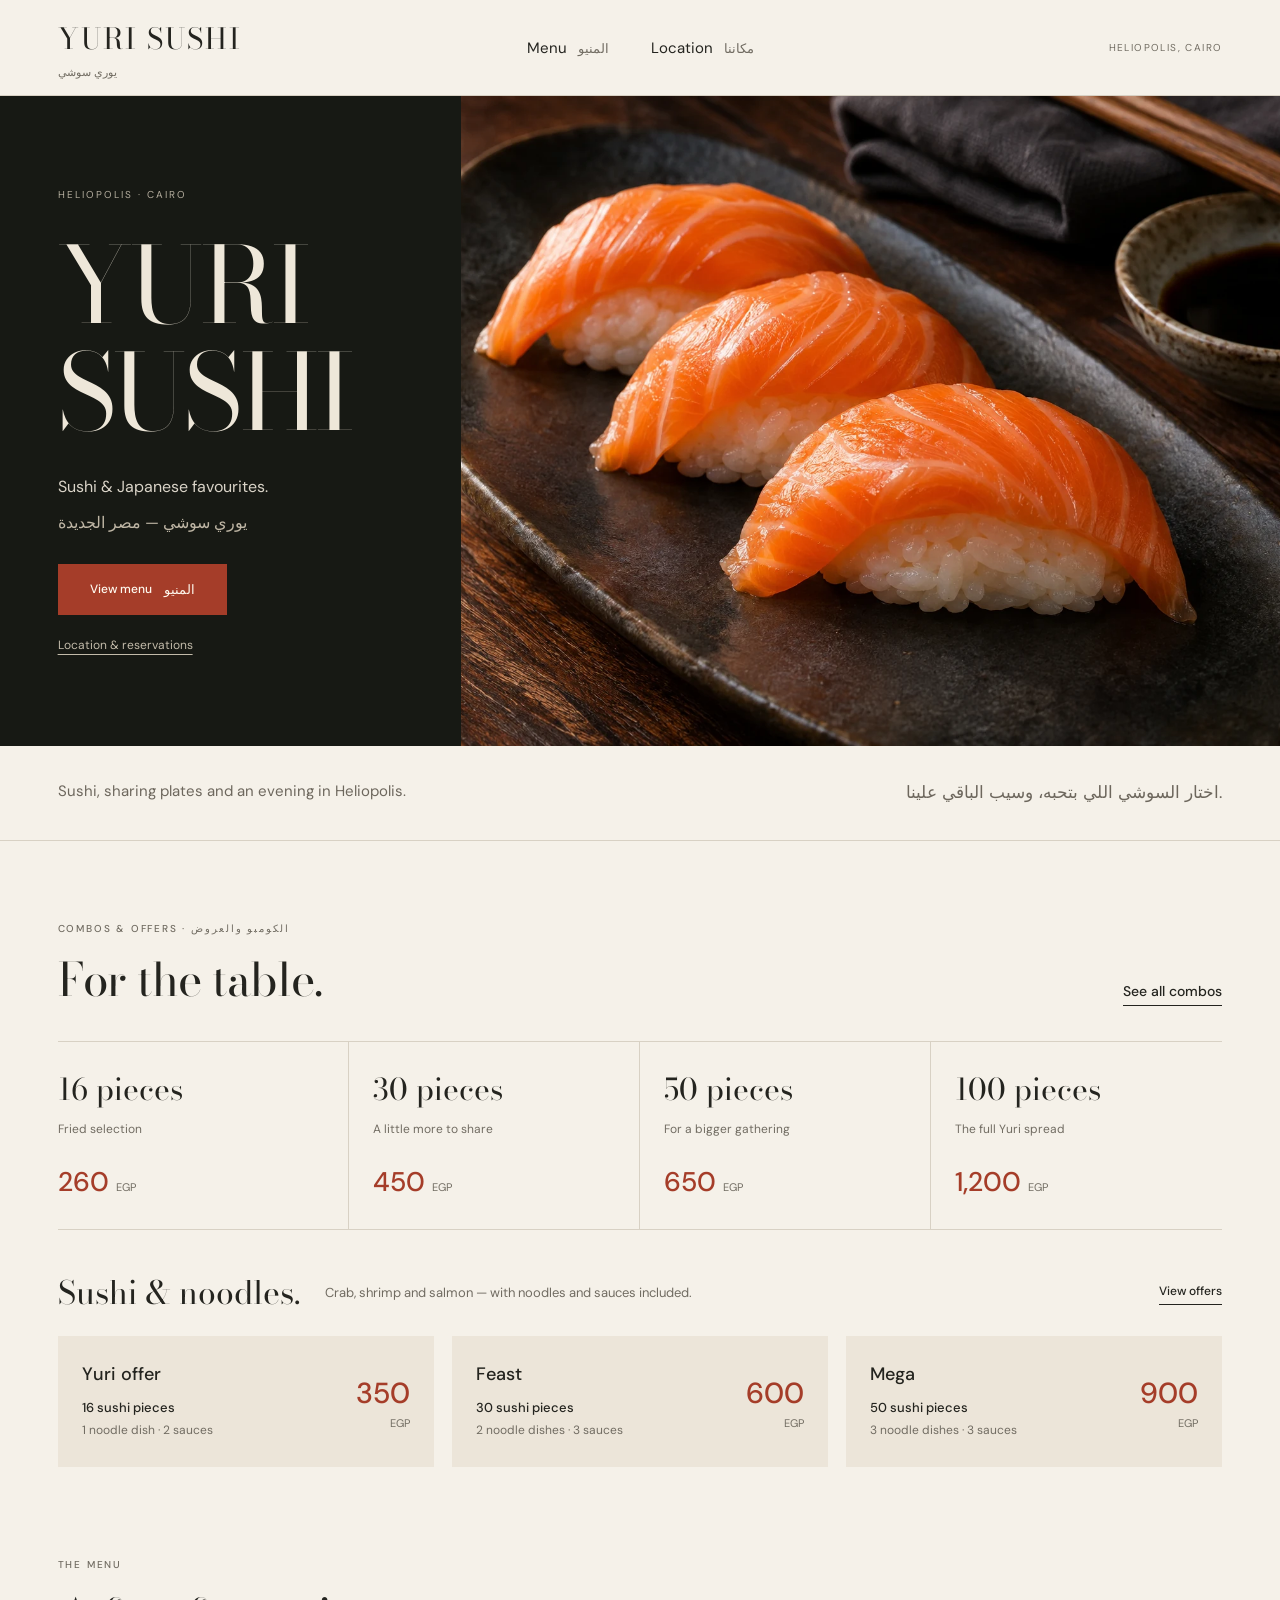
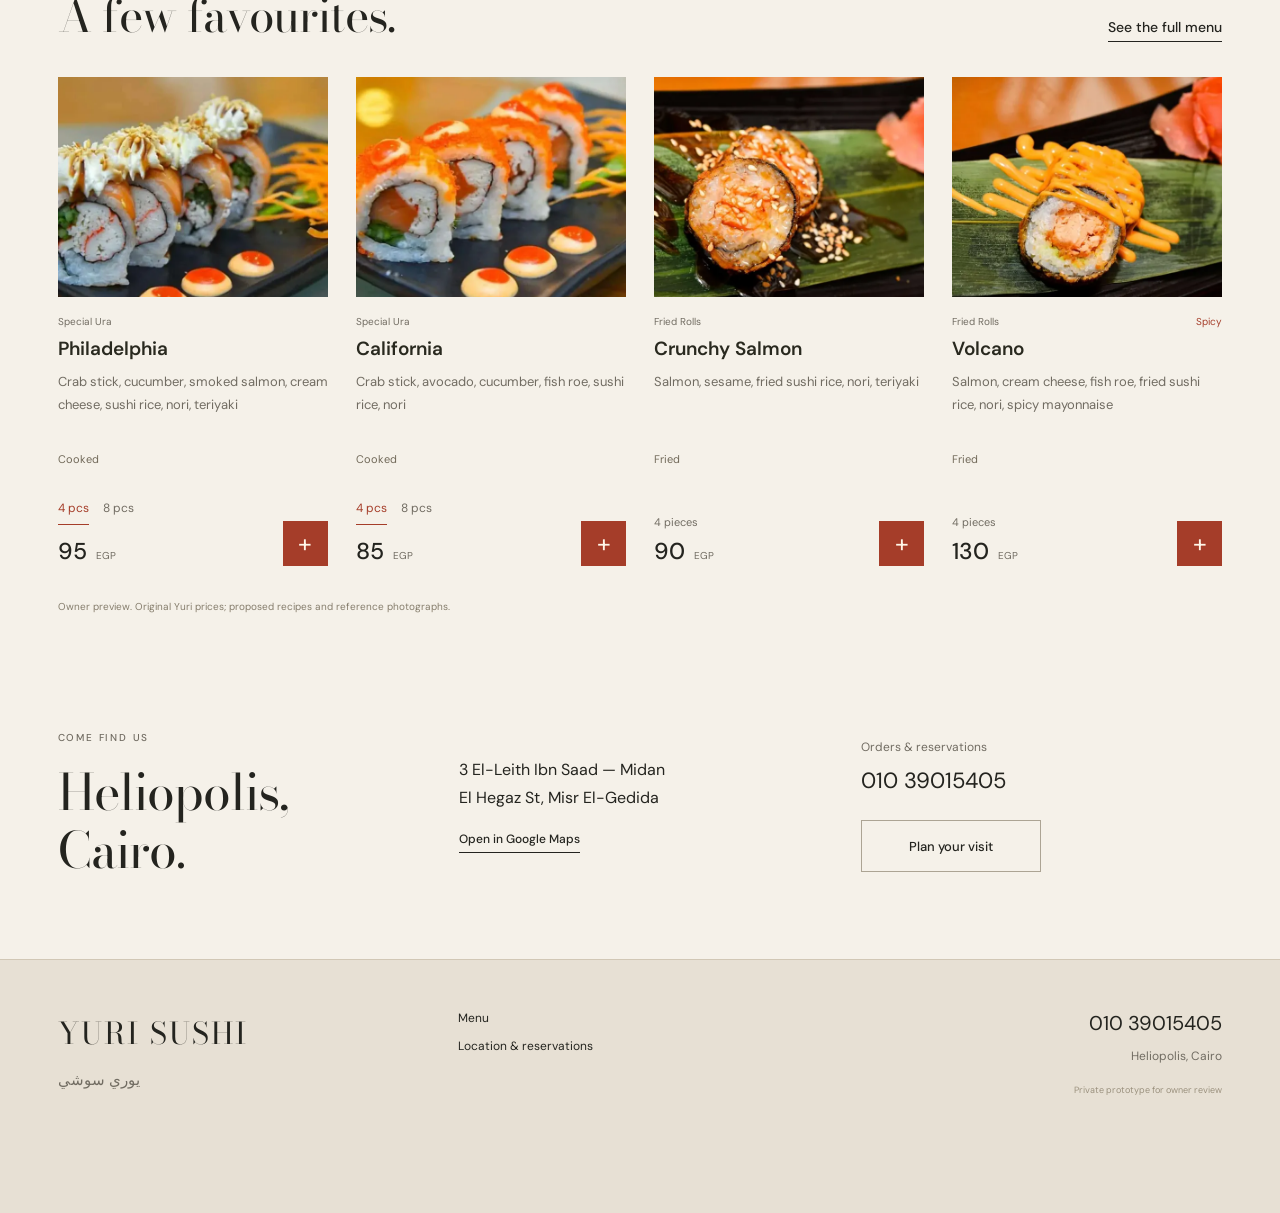
<file: index.html>
<!doctype html><html lang="en"><head><meta name="yuri-base" content=""><meta charset="utf-8"><meta name="viewport" content="width=device-width, initial-scale=1"><meta name="theme-color" content="#11110f"><meta name="description" content="Yuri Sushi, Heliopolis. An owner preview of the Yuri Sushi experience: photographed sushi, original prices, and proposed menu additions."><title>YURI SUSHI — Cairo</title><link rel="icon" href="data:image/svg+xml,%3Csvg xmlns='http://www.w3.org/2000/svg' viewBox='0 0 60 60'%3E%3Crect width='60' height='60' fill='%2311110f'/%3E%3Ctext x='15' y='45' font-size='45' fill='%23dc643a'%3EY%3C/text%3E%3C/svg%3E"><link rel="stylesheet" href="/style.css"><script defer src="/pictures-00.js"></script><script defer src="/pictures-01.js"></script><script defer src="/pictures-02.js"></script><script defer src="/pictures-03.js"></script><script defer src="/pictures-04.js"></script><script defer src="/pictures-05.js"></script><script defer src="/pictures-06.js"></script><script defer src="/pictures-07.js"></script><script defer src="/pictures-08.js"></script><script defer src="/pictures-09.js"></script><script defer src="/pictures-10.js"></script><script defer src="/pictures-11.js"></script><script defer src="/pictures-12.js"></script><script defer src="/pictures-13.js"></script><script defer src="/pictures-14.js"></script><script defer src="/pictures-15.js"></script><script defer src="/pictures-16.js"></script><script defer src="/pictures-17.js"></script><script defer src="/pictures-18.js"></script><script defer src="/pictures-19.js"></script><script defer src="/pictures-20.js"></script><script defer src="/pictures-21.js"></script><script defer src="/pictures-22.js"></script><script defer src="/pictures-23.js"></script></head><body>
<header class="site-header"><a class="brand" href="/" aria-label="Yuri Sushi home">YURI SUSHI<span>يوري سوشي</span></a><nav aria-label="Main navigation"><a href="/menu">Menu <span>المنيو</span></a><a href="/location">Location <span>مكاننا</span></a></nav><span class="header-place">HELIOPOLIS, CAIRO</span></header>
<main id="app"></main><footer><a class="footer-brand" href="/">YURI SUSHI<small>يوري سوشي</small></a><div class="footer-links"><a href="/menu">Menu</a><a href="/location">Location & reservations</a></div><div class="footer-contact"><a href="tel:+201039015405">010 39015405</a><p>Heliopolis, Cairo</p><small>Private prototype for owner review</small></div></footer>
<div id="cartbar" hidden><div><small>YOUR ORDER · طلبك</small><strong id="carttotal"></strong></div><button id="openbag">View order <span id="cartcount"></span> </button></div>
<dialog id="bag"><button class="close" aria-label="Close order">×</button><span class="eyebrow">MADE FOR YOU</span><h2>Your order <em>طلبك</em></h2><div id="bagitems"></div><div id="summary"></div><form id="checkout"><label>Full name · الاسم<input name="name" autocomplete="name" required maxlength="80"></label><label>Phone · رقم التليفون<input name="phone" type="tel" autocomplete="tel" required pattern="[+0-9 ()-]{10,20}"></label><label>Delivery address · عنوان التوصيل<textarea name="address" autocomplete="street-address" required minlength="8" maxlength="400"></textarea></label><p class="muted">Owner preview: this saves a demo order for review. No payment or restaurant order is placed.<br>طلب تجريبي للعرض على صاحب المطعم — بدون دفع أو تنفيذ طلب فعلي.</p><button class="primary" id="submitorder">Save demo order · جرّب الطلب </button><p id="orderstatus" role="status"></p></form></dialog>
<dialog id="photo"><button class="close" aria-label="Close photo">×</button><img id="fullphoto" alt="Yuri Sushi original menu"></dialog>
<script src="/app.js" defer></script></body></html>
</file>
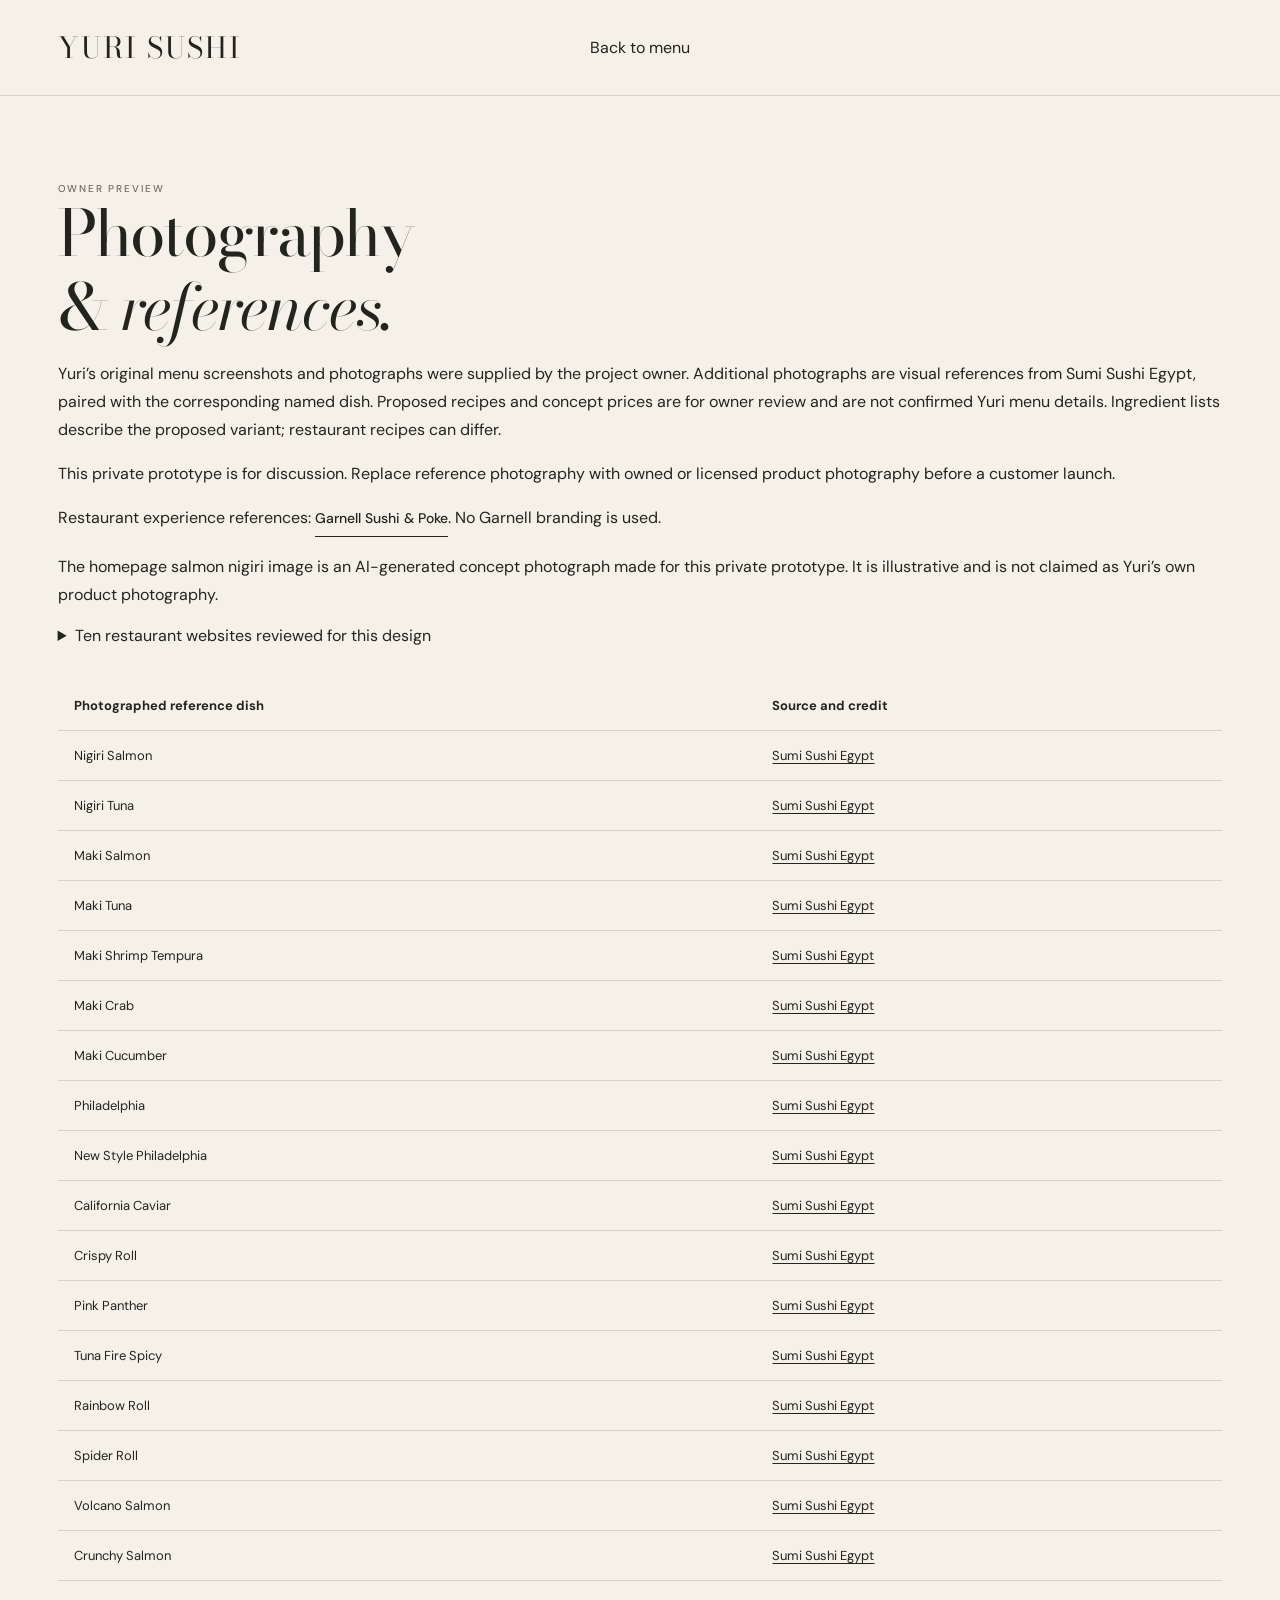
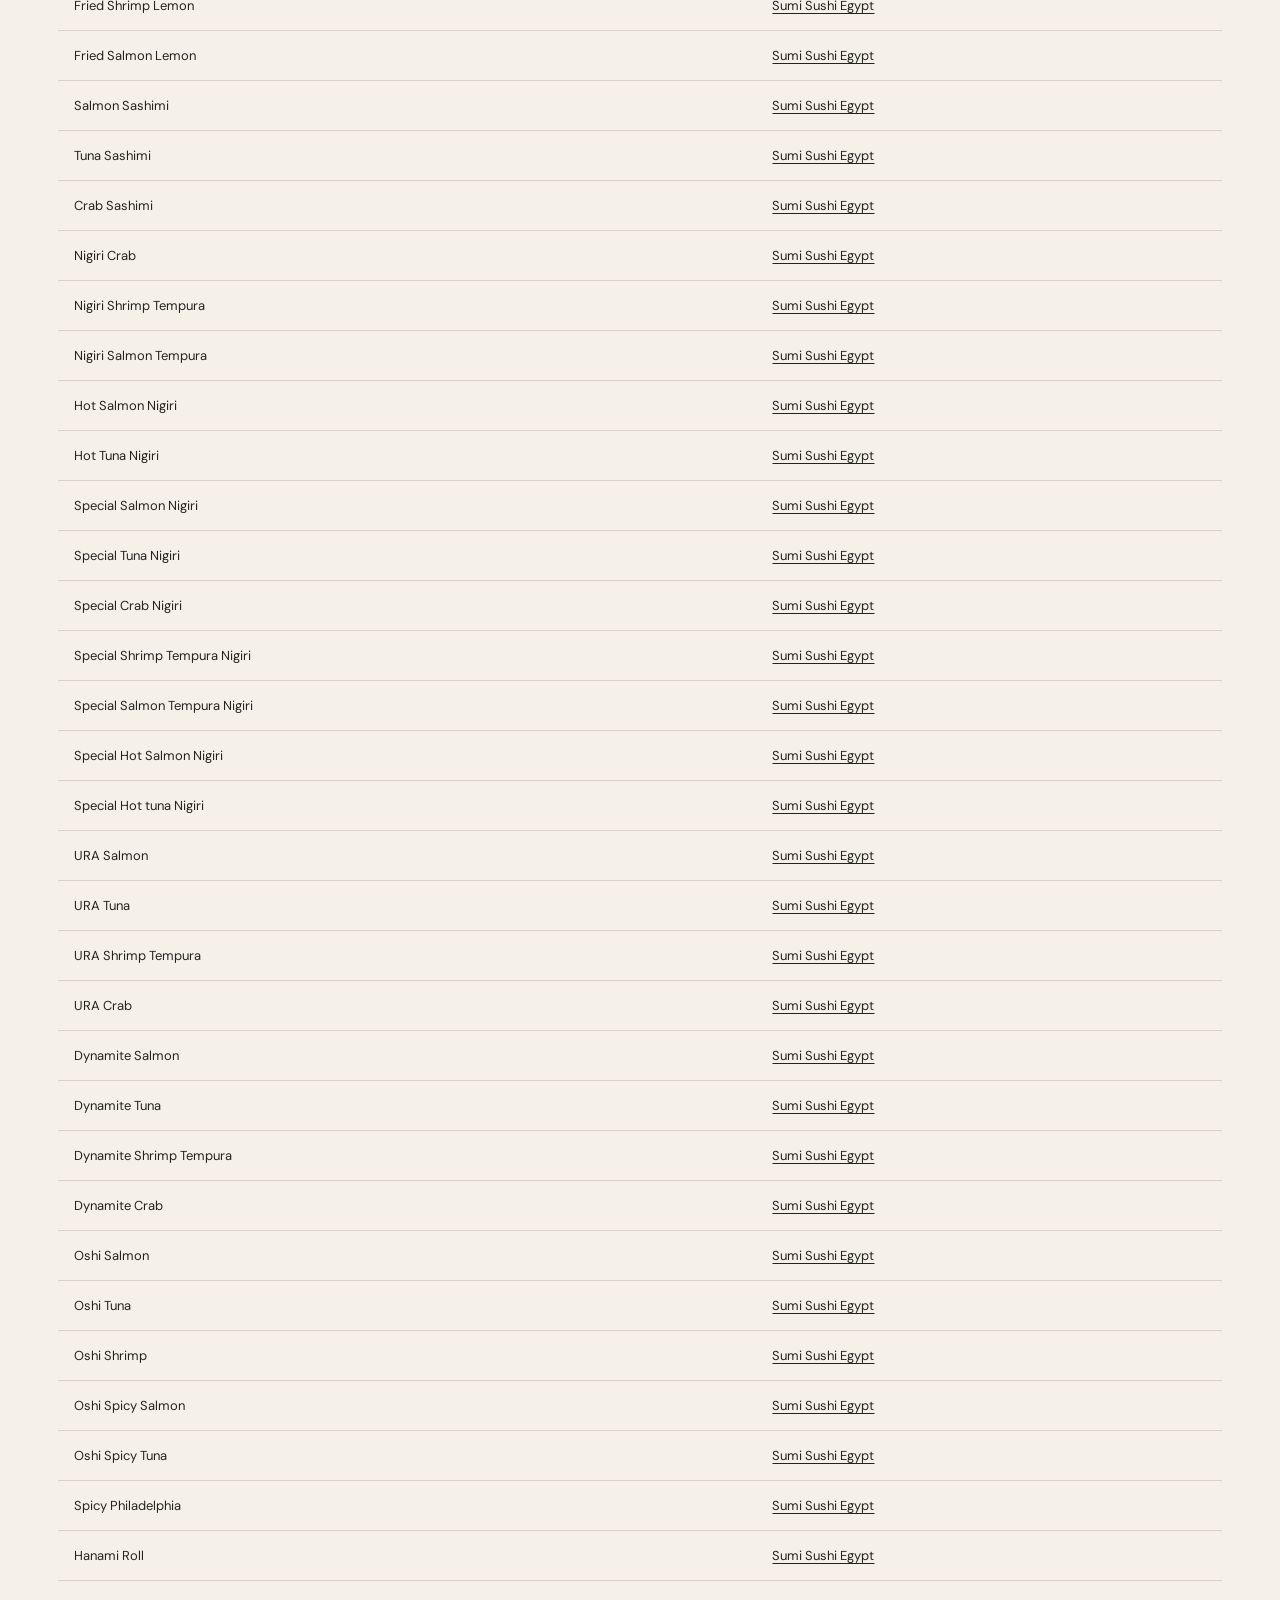
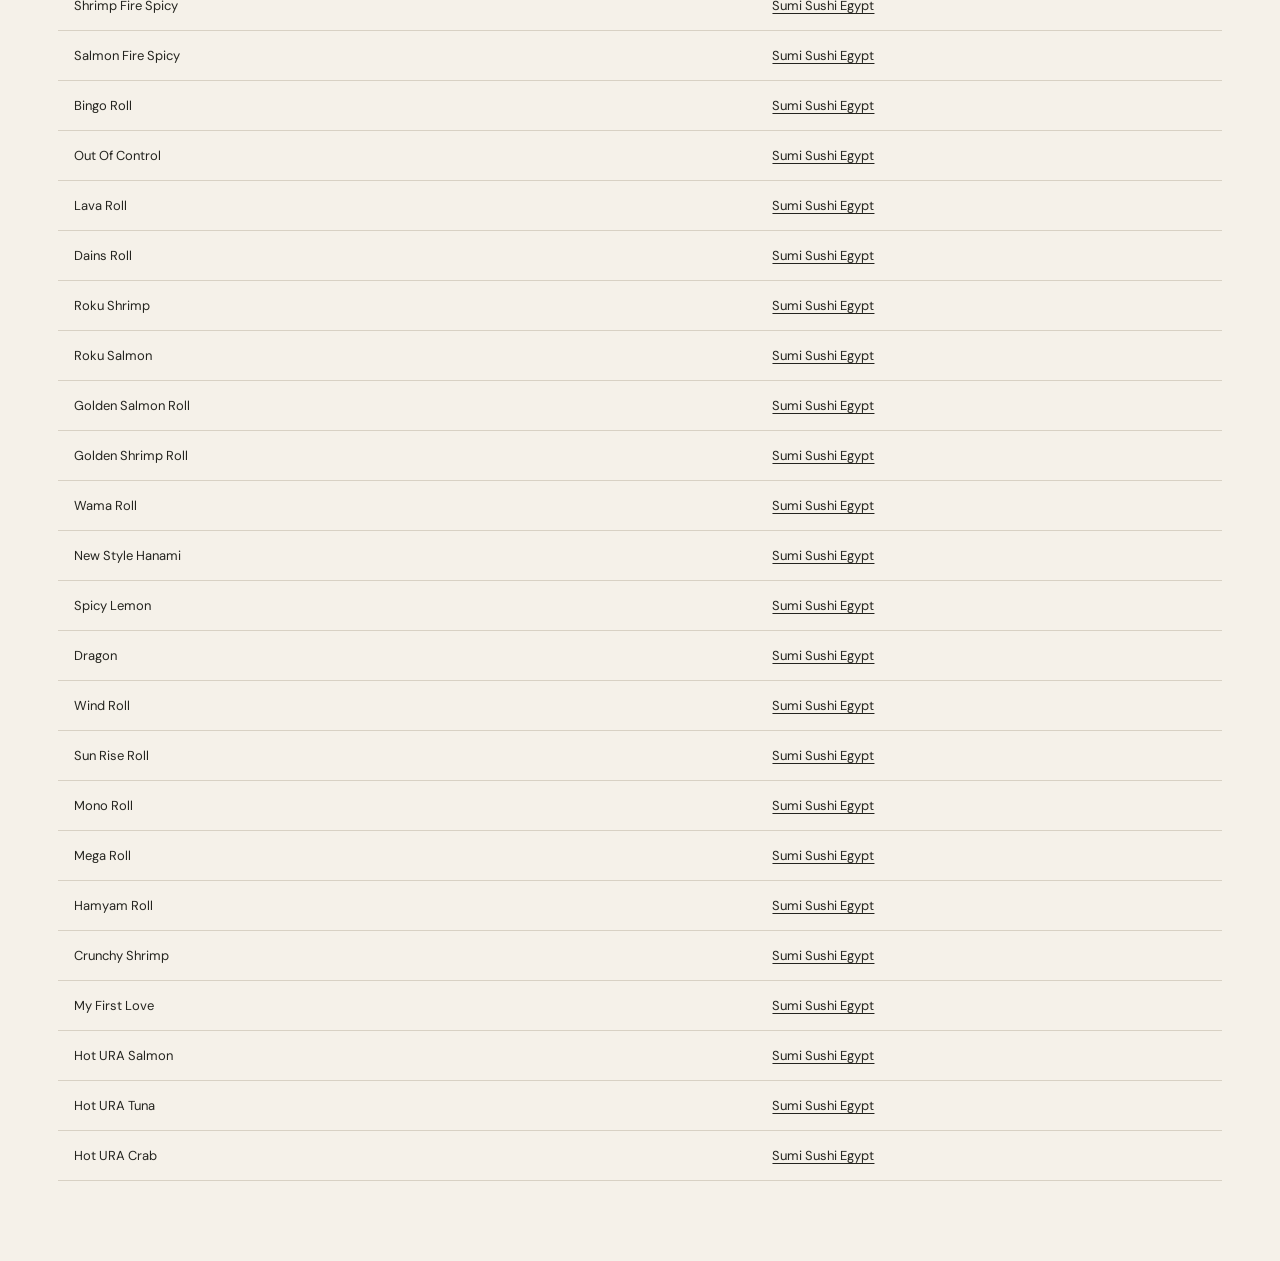
<file: credits/index.html>
<!doctype html><html lang="en"><head><meta charset="utf-8"><meta name="viewport" content="width=device-width,initial-scale=1"><title>Yuri Sushi · Prototype references</title><link rel="stylesheet" href="/style.css"></head><body><header><a class="brand" href="/">YURI SUSHI</a><a href="/menu">Back to menu </a></header><main class="section"><span class="eyebrow">OWNER PREVIEW</span><h1>Photography<br>& <em>references.</em></h1><p>Yuri’s original menu screenshots and photographs were supplied by the project owner. Additional photographs are visual references from Sumi Sushi Egypt, paired with the corresponding named dish. Proposed recipes and concept prices are for owner review and are not confirmed Yuri menu details. Ingredient lists describe the proposed variant; restaurant recipes can differ.</p><p>This private prototype is for discussion. Replace reference photography with owned or licensed product photography before a customer launch.</p><p>Restaurant experience references: <a class="textlink" href="https://www.garnelleg.com/">Garnell Sushi & Poke</a>. No Garnell branding is used.</p><p>The homepage salmon nigiri image is an AI-generated concept photograph made for this private prototype. It is illustrative and is not claimed as Yuri’s own product photography.</p><details><summary>Ten restaurant websites reviewed for this design</summary><ul><li><a href="https://www.garnelleg.com/">Garnell</a></li><li><a href="https://mori-sushi.com/">Mori Sushi</a></li><li><a href="https://www.noburestaurants.com/new-cairo/home">Nobu New Cairo</a></li><li><a href="https://www.sumisushi-eg.com/menu">Sumi Sushi</a></li><li><a href="https://oyosushi.com/menu">OYO Asian Food</a></li><li><a href="https://www.sushinakazawa.com/">Sushi Nakazawa</a></li><li><a href="https://www.masanyc.com/">Masa</a></li><li><a href="https://sugarfishsushi.com/">SUGARFISH</a></li><li><a href="https://www.handrollbar.com/">KazuNori</a></li><li><a href="https://www.zumarestaurant.com/en">Zuma</a></li></ul></details><table class="credits-table"><thead><tr><th>Photographed reference dish</th><th>Source and credit</th></tr></thead><tbody><tr><td>Nigiri Salmon</td><td><a href="https://www.sumisushi-eg.com/p/10529">Sumi Sushi Egypt </a></td></tr><tr><td>Nigiri Tuna</td><td><a href="https://www.sumisushi-eg.com/p/10530">Sumi Sushi Egypt </a></td></tr><tr><td>Maki Salmon</td><td><a href="https://www.sumisushi-eg.com/p/10562">Sumi Sushi Egypt </a></td></tr><tr><td>Maki Tuna</td><td><a href="https://www.sumisushi-eg.com/p/10563">Sumi Sushi Egypt </a></td></tr><tr><td>Maki Shrimp Tempura</td><td><a href="https://www.sumisushi-eg.com/p/10564">Sumi Sushi Egypt </a></td></tr><tr><td>Maki Crab</td><td><a href="https://www.sumisushi-eg.com/p/10565">Sumi Sushi Egypt </a></td></tr><tr><td>Maki Cucumber</td><td><a href="https://www.sumisushi-eg.com/p/10566">Sumi Sushi Egypt </a></td></tr><tr><td>Philadelphia</td><td><a href="https://www.sumisushi-eg.com/p/10607">Sumi Sushi Egypt </a></td></tr><tr><td>New Style Philadelphia</td><td><a href="https://www.sumisushi-eg.com/p/10609">Sumi Sushi Egypt </a></td></tr><tr><td>California Caviar</td><td><a href="https://www.sumisushi-eg.com/p/10610">Sumi Sushi Egypt </a></td></tr><tr><td>Crispy Roll</td><td><a href="https://www.sumisushi-eg.com/p/10612">Sumi Sushi Egypt </a></td></tr><tr><td>Pink Panther</td><td><a href="https://www.sumisushi-eg.com/p/10613">Sumi Sushi Egypt </a></td></tr><tr><td>Tuna Fire Spicy</td><td><a href="https://www.sumisushi-eg.com/p/10617">Sumi Sushi Egypt </a></td></tr><tr><td>Rainbow Roll</td><td><a href="https://www.sumisushi-eg.com/p/10619">Sumi Sushi Egypt </a></td></tr><tr><td>Spider Roll</td><td><a href="https://www.sumisushi-eg.com/p/10602">Sumi Sushi Egypt </a></td></tr><tr><td>Volcano Salmon</td><td><a href="https://www.sumisushi-eg.com/p/10604">Sumi Sushi Egypt </a></td></tr><tr><td>Crunchy Salmon</td><td><a href="https://www.sumisushi-eg.com/p/10592">Sumi Sushi Egypt </a></td></tr><tr><td>Fried Shrimp Lemon</td><td><a href="https://www.sumisushi-eg.com/p/10594">Sumi Sushi Egypt </a></td></tr><tr><td>Fried Salmon Lemon</td><td><a href="https://www.sumisushi-eg.com/p/10595">Sumi Sushi Egypt </a></td></tr><tr><td>Salmon Sashimi</td><td><a href="https://www.sumisushi-eg.com/p/10527">Sumi Sushi Egypt </a></td></tr><tr><td>Tuna Sashimi</td><td><a href="https://www.sumisushi-eg.com/p/10528">Sumi Sushi Egypt </a></td></tr><tr><td>Crab Sashimi</td><td><a href="https://www.sumisushi-eg.com/p/12200">Sumi Sushi Egypt </a></td></tr><tr><td>Nigiri Crab</td><td><a href="https://www.sumisushi-eg.com/p/10531">Sumi Sushi Egypt </a></td></tr><tr><td>Nigiri Shrimp Tempura</td><td><a href="https://www.sumisushi-eg.com/p/10532">Sumi Sushi Egypt </a></td></tr><tr><td>Nigiri Salmon Tempura</td><td><a href="https://www.sumisushi-eg.com/p/10533">Sumi Sushi Egypt </a></td></tr><tr><td>Hot Salmon Nigiri</td><td><a href="https://www.sumisushi-eg.com/p/10552">Sumi Sushi Egypt </a></td></tr><tr><td>Hot Tuna Nigiri</td><td><a href="https://www.sumisushi-eg.com/p/10553">Sumi Sushi Egypt </a></td></tr><tr><td>Special Salmon Nigiri</td><td><a href="https://www.sumisushi-eg.com/p/10554">Sumi Sushi Egypt </a></td></tr><tr><td>Special Tuna Nigiri</td><td><a href="https://www.sumisushi-eg.com/p/10555">Sumi Sushi Egypt </a></td></tr><tr><td>Special Crab Nigiri</td><td><a href="https://www.sumisushi-eg.com/p/10556">Sumi Sushi Egypt </a></td></tr><tr><td>Special Shrimp Tempura Nigiri</td><td><a href="https://www.sumisushi-eg.com/p/10557">Sumi Sushi Egypt </a></td></tr><tr><td>Special Salmon Tempura Nigiri</td><td><a href="https://www.sumisushi-eg.com/p/10558">Sumi Sushi Egypt </a></td></tr><tr><td>Special Hot Salmon Nigiri</td><td><a href="https://www.sumisushi-eg.com/p/10560">Sumi Sushi Egypt </a></td></tr><tr><td>Special Hot tuna Nigiri</td><td><a href="https://www.sumisushi-eg.com/p/10561">Sumi Sushi Egypt </a></td></tr><tr><td>URA Salmon</td><td><a href="https://www.sumisushi-eg.com/p/10567">Sumi Sushi Egypt </a></td></tr><tr><td>URA Tuna</td><td><a href="https://www.sumisushi-eg.com/p/10568">Sumi Sushi Egypt </a></td></tr><tr><td>URA Shrimp Tempura</td><td><a href="https://www.sumisushi-eg.com/p/10569">Sumi Sushi Egypt </a></td></tr><tr><td>URA Crab</td><td><a href="https://www.sumisushi-eg.com/p/10570">Sumi Sushi Egypt </a></td></tr><tr><td>Dynamite Salmon</td><td><a href="https://www.sumisushi-eg.com/p/10571">Sumi Sushi Egypt </a></td></tr><tr><td>Dynamite Tuna</td><td><a href="https://www.sumisushi-eg.com/p/10572">Sumi Sushi Egypt </a></td></tr><tr><td>Dynamite Shrimp Tempura</td><td><a href="https://www.sumisushi-eg.com/p/10573">Sumi Sushi Egypt </a></td></tr><tr><td>Dynamite Crab</td><td><a href="https://www.sumisushi-eg.com/p/10574">Sumi Sushi Egypt </a></td></tr><tr><td>Oshi Salmon</td><td><a href="https://www.sumisushi-eg.com/p/10575">Sumi Sushi Egypt </a></td></tr><tr><td>Oshi Tuna</td><td><a href="https://www.sumisushi-eg.com/p/10576">Sumi Sushi Egypt </a></td></tr><tr><td>Oshi Shrimp</td><td><a href="https://www.sumisushi-eg.com/p/10577">Sumi Sushi Egypt </a></td></tr><tr><td>Oshi Spicy Salmon</td><td><a href="https://www.sumisushi-eg.com/p/10578">Sumi Sushi Egypt </a></td></tr><tr><td>Oshi Spicy Tuna</td><td><a href="https://www.sumisushi-eg.com/p/10579">Sumi Sushi Egypt </a></td></tr><tr><td>Spicy Philadelphia</td><td><a href="https://www.sumisushi-eg.com/p/10608">Sumi Sushi Egypt </a></td></tr><tr><td>Hanami Roll</td><td><a href="https://www.sumisushi-eg.com/p/10614">Sumi Sushi Egypt </a></td></tr><tr><td>Shrimp Fire Spicy</td><td><a href="https://www.sumisushi-eg.com/p/10615">Sumi Sushi Egypt </a></td></tr><tr><td>Salmon Fire Spicy</td><td><a href="https://www.sumisushi-eg.com/p/10616">Sumi Sushi Egypt </a></td></tr><tr><td>Bingo Roll</td><td><a href="https://www.sumisushi-eg.com/p/10580">Sumi Sushi Egypt </a></td></tr><tr><td>Out Of Control</td><td><a href="https://www.sumisushi-eg.com/p/10581">Sumi Sushi Egypt </a></td></tr><tr><td>Lava Roll</td><td><a href="https://www.sumisushi-eg.com/p/10582">Sumi Sushi Egypt </a></td></tr><tr><td>Dains Roll</td><td><a href="https://www.sumisushi-eg.com/p/10583">Sumi Sushi Egypt </a></td></tr><tr><td>Roku Shrimp</td><td><a href="https://www.sumisushi-eg.com/p/10584">Sumi Sushi Egypt </a></td></tr><tr><td>Roku Salmon</td><td><a href="https://www.sumisushi-eg.com/p/10585">Sumi Sushi Egypt </a></td></tr><tr><td>Golden Salmon Roll</td><td><a href="https://www.sumisushi-eg.com/p/10620">Sumi Sushi Egypt </a></td></tr><tr><td>Golden Shrimp Roll</td><td><a href="https://www.sumisushi-eg.com/p/10621">Sumi Sushi Egypt </a></td></tr><tr><td>Wama Roll</td><td><a href="https://www.sumisushi-eg.com/p/10622">Sumi Sushi Egypt </a></td></tr><tr><td>New Style Hanami</td><td><a href="https://www.sumisushi-eg.com/p/10623">Sumi Sushi Egypt </a></td></tr><tr><td>Spicy Lemon</td><td><a href="https://www.sumisushi-eg.com/p/10600">Sumi Sushi Egypt </a></td></tr><tr><td>Dragon</td><td><a href="https://www.sumisushi-eg.com/p/10603">Sumi Sushi Egypt </a></td></tr><tr><td>Wind Roll</td><td><a href="https://www.sumisushi-eg.com/p/10605">Sumi Sushi Egypt </a></td></tr><tr><td>Sun Rise Roll</td><td><a href="https://www.sumisushi-eg.com/p/10606">Sumi Sushi Egypt </a></td></tr><tr><td>Mono Roll</td><td><a href="https://www.sumisushi-eg.com/p/10586">Sumi Sushi Egypt </a></td></tr><tr><td>Mega Roll</td><td><a href="https://www.sumisushi-eg.com/p/10589">Sumi Sushi Egypt </a></td></tr><tr><td>Hamyam Roll</td><td><a href="https://www.sumisushi-eg.com/p/10590">Sumi Sushi Egypt </a></td></tr><tr><td>Crunchy Shrimp</td><td><a href="https://www.sumisushi-eg.com/p/10591">Sumi Sushi Egypt </a></td></tr><tr><td>My First Love</td><td><a href="https://www.sumisushi-eg.com/p/10593">Sumi Sushi Egypt </a></td></tr><tr><td>Hot URA Salmon</td><td><a href="https://www.sumisushi-eg.com/p/10596">Sumi Sushi Egypt </a></td></tr><tr><td>Hot URA Tuna</td><td><a href="https://www.sumisushi-eg.com/p/10598">Sumi Sushi Egypt </a></td></tr><tr><td>Hot URA Crab</td><td><a href="https://www.sumisushi-eg.com/p/10599">Sumi Sushi Egypt </a></td></tr></tbody></table></main></body></html>
</file>
<file: style.css>
@import url('https://fonts.googleapis.com/css2?family=Bodoni+Moda:opsz,wght@6..96,400;6..96,500&family=DM+Sans:wght@400;500;600;700&display=swap');
:root{--bg:#f5f1e9;--panel:#ece6db;--cream:#24241f;--gold:#716959;--orange:#a53d29;--red:#a53d29;--line:#d8d1c4;--muted:#716c62;--serif:'Bodoni Moda',Georgia,serif;--sans:'DM Sans',Arial,sans-serif}*{box-sizing:border-box}html{scroll-behavior:smooth;scroll-padding-top:110px}body{margin:0;background:var(--bg);color:var(--cream);font-family:var(--sans);font-size:16px;-webkit-font-smoothing:antialiased}button,input,textarea,select{font:inherit}a{color:inherit;text-decoration:none}button{cursor:pointer}button,a{-webkit-tap-highlight-color:transparent}button:focus-visible,a:focus-visible,input:focus-visible,textarea:focus-visible,select:focus-visible{outline:2px solid var(--red);outline-offset:4px}button:disabled{opacity:.45;cursor:default}h1,h2,h3{margin:0;font-family:var(--serif);font-weight:400;line-height:1.15}h1{font-size:64px;letter-spacing:-1.8px}h2{font-size:46px;letter-spacing:-1px}p{line-height:1.75}figure{margin:0}img{max-width:100%}header{height:96px;padding:0 4.5%;display:grid;grid-template-columns:1fr auto 1fr;align-items:center;gap:35px;position:sticky;top:0;z-index:20;background:#f5f1e9f7;border-bottom:1px solid var(--line)}.brand{font-family:var(--serif);font-size:29px;letter-spacing:2px;white-space:nowrap}.brand>span{display:block;font-family:Arial,sans-serif;font-size:11px;letter-spacing:0;margin-top:5px;color:var(--muted)}nav{display:flex;align-items:center;gap:18px}nav a{display:block;min-height:48px;padding:14px 12px;font-size:15px;white-space:nowrap}nav a span{font-family:Arial,sans-serif;font-size:13px;color:var(--muted);margin-left:7px}nav a:hover,nav a[aria-current=page]{color:var(--red)}nav a[aria-current=page]{border-bottom:1px solid var(--red)}.header-place{text-align:right;font-size:10px;letter-spacing:1.4px;color:var(--muted)}.primary,.secondary{display:inline-flex;align-items:center;justify-content:center;gap:12px;border:1px solid var(--red);min-height:52px;padding:16px 24px;background:var(--red);color:#fffaf0;font-size:14px;font-weight:500;text-align:center}.primary:hover{background:#853422;border-color:#853422}.secondary{background:transparent;color:var(--cream);border-color:#aca494}.secondary:hover{background:#eae3d6}.primary span,.secondary span{font-size:13px}.textlink{display:inline-block;border-bottom:1px solid currentColor;padding-bottom:5px;font-size:14px;font-weight:500}.textlink:hover{color:var(--red)}.section-kicker,.eyebrow{margin:0 0 18px;font-size:10px;letter-spacing:1.8px;color:var(--muted);font-weight:500;line-height:1.6}.restaurant-hero{display:grid;grid-template-columns:36% 64%;background:#171914;min-height:650px;color:#f5efe4;overflow:hidden}.hero-text{padding:52px 9% 55px 12.5%;align-self:center}.restaurant-location{font-size:10px;letter-spacing:2px;color:#b4ad9e;margin:0 0 28px}.hero-text h1{font-size:clamp(75px,8.2vw,133px);letter-spacing:-2px;line-height:1.02;color:#eee7d9}.hero-subtitle{font-size:16px;color:#dad4c8;margin:27px 0 4px;white-space:nowrap}.hero-arabic{font-size:16px;color:#bfb6a5;margin:8px 0 27px}.hero-actions{display:grid;grid-template-columns:1fr 1fr;gap:12px;max-width:350px}.hero-actions .primary,.hero-actions .secondary{font-size:12px;white-space:nowrap;padding:16px 13px;min-height:50px}.hero-actions .secondary{color:#f3eee5;border-color:#77776b}.hero-actions .secondary:hover{background:#2e3028}.hero-visit{grid-column:1/-1;margin-top:10px;font-size:12px;color:#c3bbaa;text-decoration:underline;text-underline-offset:5px}.hero-photograph{min-height:650px;height:100%;background:#27241c}.hero-photograph img{width:100%;height:100%;min-height:650px;object-fit:cover;object-position:56% 50%;display:block}.restaurant-intro{display:flex;justify-content:space-between;gap:30px;padding:32px 4.5%;border-bottom:1px solid var(--line);font-size:15px;color:#6d675d}.restaurant-intro p{margin:0}.restaurant-intro p[lang=ar]{font-size:17px}.section{padding:80px 4.5%}.section-head{display:flex;justify-content:space-between;align-items:flex-end;gap:25px;margin-bottom:35px}.section-head .section-kicker{margin-bottom:16px}.section-head>p{color:var(--muted);font-size:14px}.dish-grid{display:grid;grid-template-columns:repeat(2,minmax(0,1fr));gap:45px 24px}.featured-grid{grid-template-columns:repeat(4,minmax(0,1fr));gap:28px}.dish-card{display:flex;flex-direction:column;min-width:0}.dish-photo{display:block;border:0;padding:0;background:#e1d7c5;aspect-ratio:1.23;width:100%;overflow:hidden}.dish-photo img{display:block;width:100%;height:100%;object-fit:cover;transition:opacity .25s}.dish-photo:hover img{opacity:.9}.dish-body{padding:17px 0 0;flex:1;display:flex;flex-direction:column}.dish-topline{display:flex;justify-content:space-between;gap:10px;font-size:10px;color:var(--muted);line-height:1.5}.spicy{color:var(--red)}.dish-title{border:0;padding:0;display:block;text-align:left;color:#29291f;background:transparent;font-family:var(--sans);font-size:19px;font-weight:600;line-height:1.35;margin-top:7px}.dish-title:hover{color:var(--red)}.ingredients{font-size:13px;line-height:1.75;color:var(--muted);margin:10px 0 12px;min-height:68px}.style-label{font-size:11px;color:#716959;margin-bottom:15px;line-height:1.5}.dish-bottom{display:flex;align-items:flex-end;justify-content:space-between;gap:12px;margin-top:auto;padding-top:10px}.portion{font-size:11px;color:var(--muted);display:block;margin-bottom:7px}.dish-price{font-size:23px;font-weight:500;white-space:nowrap}.dish-price small{font-size:10px;font-weight:400;color:var(--muted);margin-left:3px}.dish-price sup{font-size:10px;margin-left:2px}.add{width:45px;height:45px;min-width:45px;border:0;background:var(--red);color:#fff7e9;font-size:25px;display:grid;place-items:center;line-height:1}.add:hover{background:#853422}.size-options{display:flex;gap:14px;margin-bottom:11px}.size-options button{background:none;border:0;border-bottom:1px solid transparent;padding:6px 0;font-size:12px;color:var(--muted);min-height:32px}.size-options button.selected{color:var(--red);border-color:var(--red)}.dish-text{padding:23px;background:#ece6db;min-height:300px}.dish-category{font-size:12px;color:var(--muted);border-bottom:1px solid #d3cbbb;padding-bottom:18px;margin-bottom:5px}.reference-footnote{font-size:10px;line-height:1.75;color:#857d6c;margin:32px 0 0}.reference-footnote a{text-decoration:underline;text-underline-offset:3px}.table-section{display:grid;grid-template-columns:1fr 1fr;gap:0;background:#e9e2d5;margin:0 4.5% 70px;min-height:440px}.table-section>figure{display:flex;align-items:center;justify-content:center;background:#11130f;overflow:hidden;padding:35px}.table-section>figure img{width:100%;max-height:390px;object-fit:contain;display:block}.table-section>div{align-self:center;padding:55px 12%}.table-section h2{font-size:51px}.table-section>div>p:not(.section-kicker){font-size:14px;color:var(--muted);margin:20px 0 25px}.table-combos{margin:0 0 30px}.table-combos>div{display:flex;justify-content:space-between;align-items:center;padding:12px 0;border-bottom:1px solid #cfc6b5;font-size:13px}.table-combos strong{font-weight:500}.table-combos span{color:var(--muted);font-size:12px}.restaurant-visit{display:grid;grid-template-columns:1fr 1fr 1fr;gap:40px;align-items:center;padding:35px 4.5% 80px}.restaurant-visit h2{font-size:50px}.visit-address p{font-size:16px;margin:0 0 15px}.visit-address .textlink{font-size:12px}.visit-contact{display:flex;flex-direction:column;align-items:flex-start}.visit-contact p{font-size:12px;color:var(--muted);margin:0 0 8px}.visit-contact>a:first-of-type{font-size:22px;margin-bottom:25px}.visit-contact .secondary{font-size:13px;min-width:180px}.menu-heading{padding:45px 4.5% 30px;display:flex;justify-content:space-between;align-items:flex-end;gap:25px}.menu-heading h1{font-size:61px}.menu-heading .section-kicker{margin-bottom:12px}.menu-heading>div:last-child{padding-bottom:5px}.menu-heading>div:last-child>p{font-size:14px;color:var(--muted);margin:0 0 9px}.menu-heading .textlink{font-size:11px}.menu-toolbar{display:flex;gap:16px;margin:0 4.5%;padding:20px 0;border-top:1px solid var(--line);border-bottom:1px solid var(--line)}.search-box{display:flex;align-items:center;flex:1;min-width:0;background:#fffaf1;border:1px solid #d9d1c2}.search-box>svg{width:19px;height:19px;fill:none;stroke:#918879;stroke-width:1.5;margin-left:17px;flex-shrink:0}.search-box input{width:100%;min-width:0;background:none;border:0;padding:15px 13px;color:var(--cream);font-size:13px;margin:0}.menu-toolbar select{width:175px;background:none;border:1px solid #d9d1c2;padding:14px 15px;color:var(--muted);margin:0;font-size:12px}.readable-button{background:none;border:1px solid #d9d1c2;color:var(--muted);padding:12px 17px;font-size:11px;white-space:nowrap}.readable-button span{display:block;font-size:10px;margin-top:3px}.readable-button[aria-pressed=true]{background:var(--panel);color:var(--red);border-color:var(--red)}.catalogue-layout{display:grid;grid-template-columns:160px minmax(0,1fr) 265px;gap:28px;padding:25px 4.5% 50px;align-items:start}.menu-sidebar{position:sticky;top:120px;max-height:calc(100vh - 140px);overflow-y:auto;scrollbar-width:thin;scrollbar-color:#c9c0ac transparent;padding-bottom:20px}.menu-sidebar .section-kicker{font-size:9px;margin:5px 0 16px}.menu-sidebar>button{display:block;width:100%;text-align:left;padding:11px 0;background:none;border:0;color:var(--muted);font-size:13px;line-height:1.5}.menu-sidebar>button>span{display:block}.menu-sidebar>button>small{font-size:10px;color:#a29987;display:block}.menu-sidebar>button.active{color:var(--red);font-weight:600}.menu-sidebar>button:hover{color:var(--red)}.catalogue-main{min-width:0}.mobile-categories{display:none}.filter-row{display:flex;align-items:center;gap:20px;border-bottom:1px solid var(--line);position:relative;padding-bottom:0;min-height:48px}.filter-row>button{padding:12px 0;background:none;border:0;border-bottom:2px solid transparent;color:var(--muted);font-size:12px;min-height:44px}.filter-row>button.active{color:var(--red);border-color:var(--red)}.collection-options{margin-left:auto;position:relative;font-size:11px;color:var(--muted)}.collection-options>summary{cursor:pointer;list-style:none;padding:12px 0;white-space:nowrap}.collection-options>summary::-webkit-details-marker{display:none}.collection-options>div{position:absolute;right:0;top:100%;z-index:12;padding:12px;background:#fffaf1;border:1px solid #d8cfc0;box-shadow:0 8px 25px #44351a15;width:200px}.collection-options button{display:block;width:100%;padding:12px;background:none;border:0;text-align:left;font-size:12px;color:var(--muted)}.collection-options button.active{background:var(--panel);color:var(--red)}.menu-section-heading{display:flex;justify-content:space-between;align-items:center;margin:28px 0 25px;gap:20px}.menu-section-heading h2{font-size:34px}.menu-section-heading>span{font-size:11px;color:#8b8373;white-space:nowrap}.category-desc{font-size:14px;line-height:1.75;color:var(--muted);margin:-7px 0 28px}.order-summary{position:sticky;top:120px;background:#eae3d7;padding:25px 22px}.order-summary h2{font-family:var(--sans);font-size:20px;font-weight:500;letter-spacing:0}.order-summary-ar{font-size:13px;color:var(--muted);margin:5px 0 17px}.empty-basket{text-align:center;padding:20px 4px 26px}.empty-basket svg{width:40px;height:40px;fill:none;stroke:#a69a84;stroke-width:1.2}.empty-basket p{margin:15px 0 5px;font-size:13px}.empty-basket span{font-size:11px;line-height:1.65;color:#8a806f;display:block}.sidebag-row{padding:16px 0;border-top:1px solid #d3c8b5}.sidebag-row>div:first-child strong{display:block;font-size:13px;font-weight:500}.sidebag-row small{display:block;color:var(--muted);font-size:10px;margin-top:6px}.sidebag-quantity{display:flex;align-items:center;gap:13px;margin-top:12px}.sidebag-quantity button{width:32px;height:32px;border:1px solid #c8bca6;background:none;color:var(--cream);font-size:20px}.sidebag-quantity span{font-size:13px}.sidebag-total{display:flex;justify-content:space-between;align-items:center;margin:10px 0 20px;padding-top:20px;border-top:1px solid #cfc5b3;font-size:12px}.sidebag-total strong{font-size:17px;font-weight:500}.order-summary>.primary{width:100%;padding:15px 10px;font-size:13px}.summary-note{font-size:9px;color:#8a806c;line-height:1.8;margin:17px 0 0}.original-menu-section{padding:15px 4.5% 65px}.original-menu-section>details{border-top:1px solid var(--line);border-bottom:1px solid var(--line)}.original-menu-section>details>summary{cursor:pointer;font-size:16px;min-height:70px;padding:23px 0;list-style:none}.original-menu-section>details>summary>span{margin-left:15px;color:var(--muted);font-size:14px}.original-menu-section .section{padding:25px 0 40px}.original-menu-section .section-head{display:none}.original-grid{display:grid;grid-template-columns:repeat(7,minmax(0,1fr));gap:14px}.original-grid button{padding:0;background:#eae3d5;border:0;text-align:left;color:var(--muted)}.original-grid img{width:100%;display:block}.original-grid span{display:block;font-size:9px;line-height:1.5;padding:12px}.order-page-note{padding:0 4.5% 45px;font-size:13px;color:var(--muted)}.empty{text-align:center;color:var(--muted);padding:45px 10px;line-height:1.8;font-size:15px}.empty .secondary{display:block;margin:20px auto 0;width:190px}.page-head{padding:50px 4.5% 30px}.page-head h1{font-size:65px}.location-layout{display:grid;grid-template-columns:1fr 1fr;gap:65px;padding:0 4.5% 80px}.location-photo{min-height:500px;background:#161813;display:flex;align-items:center;justify-content:center;padding:25px}.location-photo img{width:100%;max-height:450px;object-fit:contain}.location-detail{padding:20px 0}.location-detail h2{font-size:42px;margin:15px 0}.location-detail p{font-size:15px;color:var(--muted)}.location-detail .address{font-size:23px;color:var(--cream)}.button-row{display:flex;flex-wrap:wrap;gap:15px;margin-top:25px}.booking{border-top:1px solid var(--line);margin-top:35px;padding-top:28px}.booking h3{font-size:31px;margin:12px 0}.booking p{font-size:14px}.booking .textlink{font-size:17px}footer{background:#e7e0d4;padding:50px 4.5% 115px;display:grid;grid-template-columns:1fr 1fr 1fr;gap:35px;border-top:1px solid #d1c7b5}.footer-brand{font:30px var(--serif);letter-spacing:2px}.footer-brand small{font:15px Arial,sans-serif;display:block;margin-top:15px;letter-spacing:0;color:var(--muted)}.footer-links{display:flex;flex-direction:column;gap:12px;align-items:flex-start;font-size:12px}.footer-links a:hover{text-decoration:underline;text-underline-offset:4px}.footer-contact{text-align:right}.footer-contact>a{font-size:20px}.footer-contact p{font-size:12px;color:var(--muted);margin:10px 0}.footer-contact small{font-size:9px;color:#9a907d}#cartbar{position:fixed;left:0;right:0;bottom:0;z-index:25;display:flex;align-items:center;justify-content:space-between;gap:25px;padding:14px 4.5%;background:#faf6ee;border-top:1px solid var(--line);box-shadow:0 -5px 25px #44391e0a}#cartbar[hidden]{display:none}#cartbar small{font-size:9px;color:var(--muted);letter-spacing:.6px;display:block}#carttotal{font-size:25px;display:block;margin-top:4px;font-weight:500}#cartbar>button{display:flex;align-items:center;gap:18px;justify-content:space-between;min-width:190px;min-height:50px;background:var(--red);color:#fff6e6;border:0;padding:16px 25px;font-size:14px}dialog{max-width:620px;width:calc(100% - 28px);max-height:90vh;background:var(--bg);color:var(--cream);border:0;box-shadow:0 20px 100px #0004;padding:35px}dialog::backdrop{background:#14170fd0;backdrop-filter:blur(3px)}dialog h2{font-size:37px;margin:20px 0 25px}.close{position:sticky;top:0;float:right;width:42px;height:42px;border:1px solid #cac0ac;background:#faf6ee;color:var(--cream);font-size:27px;z-index:5}.bagrow{display:flex;justify-content:space-between;align-items:center;gap:20px;padding:20px 0;border-bottom:1px solid var(--line)}.bagrow p{margin:0;font-size:16px;line-height:1.5}.bagrow small{display:block;color:var(--muted);font-size:11px;margin-top:5px}.qty{display:flex;align-items:center;gap:12px}.qty button{width:44px;height:44px;min-width:44px;border:1px solid #bfb49f;background:none;color:var(--cream);font-size:23px}.qty span{font-size:15px;min-width:15px;text-align:center}#summary{font-size:23px;margin:25px 0 15px}label{display:block;margin:20px 0;font-size:14px}input,textarea,select{display:block;width:100%;border:1px solid #cbbfa8;background:#fffbf3;color:var(--cream);padding:15px;margin-top:10px;border-radius:0}textarea{min-height:100px}.muted{font-size:12px;color:var(--muted);line-height:1.8}.bagrow .muted{font-size:11px;max-width:250px}#checkout .primary{width:100%}#checkout input,#checkout textarea{font-size:17px}#orderstatus{font-size:14px;color:var(--red);line-height:1.75}#photo{max-width:800px;padding:10px;background:#111}#photo img{display:block;width:100%}.dish-detail{max-width:650px;padding:0}.dish-detail>.close{position:absolute;top:15px;right:15px}.dish-detail>img{display:block;width:100%;max-height:360px;object-fit:cover}.detail-content{padding:30px}.detail-content h2{margin-top:10px;margin-bottom:18px}.detail-content>p{font-size:16px;color:var(--muted);line-height:1.8}.detail-content .concept-note{font-size:11px;color:#9a8a6f}.detail-order{display:flex;align-items:center;justify-content:space-between;gap:20px;margin:25px 0}.detail-order strong{font-size:26px;font-weight:500}.reference-source{font-size:10px;color:#9a8a6f;text-decoration:underline;text-underline-offset:3px}.admin-order{padding:28px;background:var(--panel);margin:25px 0}.admin-order h3{font-size:29px}.admin-order .section-head{margin-bottom:15px}.admin-order label{max-width:350px}.credits-table{width:100%;border-collapse:collapse;font-size:13px;margin-top:35px}.credits-table th,.credits-table td{text-align:left;padding:16px;border-bottom:1px solid var(--line)}.credits-table a{text-decoration:underline;text-underline-offset:3px}.large-text .dish-grid{grid-template-columns:1fr}.large-text .dish-title{font-size:28px}.large-text .ingredients{font-size:18px;min-height:0;line-height:1.8}.large-text .portion{font-size:16px}.large-text .dish-price{font-size:28px}.large-text .add{min-width:54px;width:54px;height:54px}.large-text .size-options button{font-size:16px;min-height:44px}.large-text .filter-row>button{font-size:16px}.large-text .dish-photo{aspect-ratio:1.6}.large-text .style-label{font-size:14px}
@media(min-width:1700px){main{max-width:1800px;margin:auto}}@media(min-width:1201px){body[data-page=menu] #cartbar{display:none}}@media(max-width:1200px){header{gap:20px}.header-place{font-size:9px}.hero-text{padding-left:11%;padding-right:7%}.hero-text h1{font-size:95px}.hero-subtitle{font-size:14px}.hero-actions{grid-template-columns:1fr}.hero-actions>.hero-visit{grid-column:auto}.restaurant-hero{min-height:640px;grid-template-columns:36% 64%}.hero-photograph,.hero-photograph img{min-height:640px}.hero-actions .primary,.hero-actions .secondary{min-height:46px;padding-block:13px}.catalogue-layout{grid-template-columns:150px minmax(0,1fr);gap:30px}.order-summary{display:none}.catalogue-main .dish-grid{grid-template-columns:repeat(3,minmax(0,1fr));gap:35px 20px}.ingredients{font-size:12px;min-height:75px}.featured-grid{gap:22px}.featured-grid .dish-title{font-size:18px}.featured-grid .ingredients{min-height:90px}.filter-row{gap:25px}.original-grid{grid-template-columns:repeat(4,minmax(0,1fr))}.original-grid img{max-height:300px;object-fit:contain;background:#060704}.restaurant-visit{gap:25px}.large-text .catalogue-main .dish-grid{grid-template-columns:repeat(2,minmax(0,1fr))}}
@media(max-width:900px){header{grid-template-columns:1fr auto;padding-inline:4%;height:90px}.header-place{display:none}.brand{font-size:25px}nav{gap:6px}nav a{padding-inline:10px;font-size:14px}.restaurant-hero{grid-template-columns:40% 60%;min-height:600px}.hero-text{padding:40px 10%}.hero-text h1{font-size:85px}.hero-photograph,.hero-photograph img{min-height:600px}.hero-subtitle{font-size:12px}.hero-arabic{font-size:14px}.restaurant-location{font-size:8px;letter-spacing:1.5px}.hero-actions .primary,.hero-actions .secondary{font-size:12px}.hero-visit{font-size:11px}.restaurant-intro{font-size:12px;padding:25px 4.5%}.restaurant-intro p[lang=ar]{font-size:14px}.section{padding-block:60px}.featured-grid{grid-template-columns:repeat(2,minmax(0,1fr));gap:35px 22px}.featured-grid .ingredients{min-height:55px}.table-section{margin-bottom:55px}.table-section>div{padding:40px 10%}.table-section h2{font-size:41px}.table-section>div>p:not(.section-kicker){font-size:12px}.table-section>figure{padding:20px}.table-section .primary{font-size:12px;min-height:48px}.restaurant-visit{grid-template-columns:1fr 1fr;padding-bottom:60px;gap:30px}.restaurant-visit>div:first-child{grid-row:span 2}.visit-contact>a:first-of-type{font-size:20px;margin-bottom:18px}.restaurant-visit h2{font-size:46px}.visit-address p{font-size:15px}.catalogue-layout{grid-template-columns:140px minmax(0,1fr);gap:25px}.catalogue-main .dish-grid{grid-template-columns:repeat(2,minmax(0,1fr))}.menu-sidebar>button{font-size:12px}.filter-row{gap:17px;flex-wrap:wrap}.filter-row>button{font-size:11px}.collection-options{font-size:10px}.menu-heading h1{font-size:55px}.menu-heading>div:last-child>p{font-size:12px}.menu-toolbar{gap:10px}.menu-toolbar select{width:140px;font-size:11px;padding-inline:10px}.readable-button{padding-inline:12px;font-size:10px}.search-box input{font-size:12px}.location-layout{gap:35px}.location-photo{min-height:420px}.location-detail .address{font-size:19px}.location-detail h2{font-size:37px}.button-row .primary,.button-row .secondary{font-size:12px;padding-inline:17px}.large-text .catalogue-main .dish-grid{grid-template-columns:1fr}}
@media(max-width:650px){html{scroll-padding-top:120px}header{height:112px;padding:14px 5% 0;display:flex;align-content:space-between;justify-content:center;flex-wrap:wrap;gap:5px}.brand{font-size:25px;letter-spacing:2.5px}.brand>span{display:none}nav{width:100%;justify-content:space-between;gap:6px}nav a{font-size:13px;min-height:46px;padding:13px 12px 12px}nav a span{font-size:12px;margin-left:5px}.restaurant-hero{display:flex;position:relative;min-height:690px;align-items:flex-end}.hero-photograph{position:absolute;inset:0;min-height:0;height:100%}.hero-photograph img{height:100%;min-height:0;object-position:58% 30%;object-fit:cover}.hero-photograph::after{content:'';position:absolute;inset:0;background:linear-gradient(180deg,#1110 5%,#17191415 25%,#171914d9 60%,#171914 96%)}.hero-text{position:relative;z-index:1;padding:30px 7% 38px;width:100%;align-self:flex-end}.restaurant-location{font-size:9px;margin-bottom:16px;color:#ded4c3}.hero-text h1{font-size:76px;line-height:.98;letter-spacing:-1px}.hero-subtitle{font-size:15px;margin-top:22px}.hero-arabic{font-size:15px;margin:8px 0 23px;color:#e0d6c6}.hero-actions{grid-template-columns:1fr 1fr;max-width:none}.hero-actions .primary,.hero-actions .secondary{font-size:13px;padding:16px 12px;min-height:51px}.hero-actions>.hero-visit{grid-column:1/-1;font-size:12px;margin-top:9px;color:#e0d6c6}.restaurant-intro{display:block;padding:23px 6%;font-size:13px}.restaurant-intro p[lang=ar]{font-size:14px;margin-top:10px}.section{padding:48px 6%}.section-head{align-items:flex-start;margin-bottom:27px;gap:20px}.section-head h2{font-size:36px;letter-spacing:-.8px}.section-kicker{font-size:9px;margin-bottom:12px}.section-head .textlink{font-size:11px;white-space:nowrap;align-self:flex-end;margin-bottom:5px}.dish-grid,.catalogue-main .dish-grid,.featured-grid{grid-template-columns:repeat(2,minmax(0,1fr));gap:30px 15px}.dish-photo{aspect-ratio:1.05}.dish-body{padding-top:13px}.dish-topline{font-size:9px;gap:5px;flex-wrap:wrap}.dish-title,.featured-grid .dish-title{font-size:17px;line-height:1.4;margin-top:7px}.ingredients,.featured-grid .ingredients{font-size:12px;line-height:1.7;min-height:83px;margin:9px 0 10px}.style-label{font-size:10px;margin-bottom:11px}.dish-bottom{gap:7px;padding-top:8px}.portion{font-size:10px;margin-bottom:6px}.dish-price{font-size:22px}.dish-price small{font-size:8px;margin-left:0}.add{width:43px;height:43px;min-width:43px;font-size:24px}.size-options{gap:11px;margin-bottom:9px}.size-options button{font-size:11px;min-height:34px;padding:6px 0}.reference-footnote{font-size:10px;margin-top:24px}.table-section{display:flex;flex-direction:column;margin:0 6% 40px;min-height:0}.table-section>figure{padding:25px 20px;min-height:230px}.table-section>figure img{max-height:230px}.table-section>div{padding:35px 25px;width:100%}.table-section h2{font-size:42px}.table-section>div>p:not(.section-kicker){font-size:13px}.table-combos{margin-bottom:25px}.table-combos>div{font-size:13px;padding:12px 0}.table-combos span{font-size:12px}.table-section .primary{font-size:13px;width:100%}.restaurant-visit{display:block;padding:15px 6% 50px}.restaurant-visit>div{margin-top:30px}.restaurant-visit h2{font-size:47px}.visit-address p{font-size:16px}.visit-address .textlink{font-size:13px}.visit-contact p{font-size:12px}.visit-contact>a:first-of-type{font-size:24px;margin-bottom:22px}.visit-contact .secondary{font-size:13px;min-height:50px;width:100%}.menu-heading{padding:27px 6% 22px;display:block}.menu-heading h1{font-size:48px;letter-spacing:-1.3px}.menu-heading .section-kicker{font-size:8px;margin-bottom:10px}.menu-heading>div:last-child{padding:0;margin-top:12px}.menu-heading>div:last-child>p{font-size:12px;margin:0 0 8px}.menu-heading .textlink{font-size:10px}.menu-toolbar{margin:0 6%;padding:17px 0;gap:8px;display:grid;grid-template-columns:1fr 1fr}.search-box{grid-column:1/-1;min-height:48px}.search-box input{font-size:12px;padding-block:15px}.search-box>svg{width:18px;height:18px;margin-left:13px}.menu-toolbar select{width:100%;font-size:11px;min-height:43px;padding:10px}.readable-button{font-size:11px;padding:10px;min-height:43px}.readable-button span{display:inline;margin:0 0 0 7px;font-size:10px}.catalogue-layout{display:block;padding:0 6% 25px}.menu-sidebar{display:none}.mobile-categories{display:flex;overflow-x:auto;gap:20px;position:sticky;top:112px;padding:16px 0;background:#f5f1e9f7;border-bottom:1px solid var(--line);z-index:10;scrollbar-width:none}.mobile-categories::-webkit-scrollbar{display:none}.mobile-categories button{white-space:nowrap;padding:9px 0;min-height:44px;background:none;border:0;border-bottom:1px solid transparent;color:var(--muted);font-size:13px}.mobile-categories button.active{color:var(--red);border-bottom-color:var(--red)}.filter-row{gap:19px;flex-wrap:wrap;padding:5px 0;min-height:54px}.filter-row>button{font-size:11px;min-height:42px;padding:11px 0}.collection-options{margin-left:0;font-size:10px}.collection-options>summary{padding:7px 0}.collection-options>div{left:0;right:auto}.menu-section-heading{margin:24px 0 22px}.menu-section-heading h2{font-size:30px;letter-spacing:-.7px}.menu-section-heading>span{font-size:10px}.dish-text{padding:16px;min-height:275px}.dish-category{font-size:11px;padding-bottom:15px}.category-desc{font-size:12px;margin-bottom:22px}.original-menu-section{padding:10px 6% 40px}.original-menu-section>details>summary{font-size:14px;line-height:1.7;padding-block:20px}.original-menu-section>details>summary>span{display:block;margin-left:0;font-size:12px}.original-grid{grid-template-columns:repeat(3,minmax(0,1fr));gap:10px}.original-grid img{max-height:none}.original-grid span{font-size:8px;padding:9px}.original-grid button:last-child{grid-column:2}.order-page-note{font-size:12px;padding:0 6% 35px}.page-head{padding:30px 6% 20px}.page-head h1{font-size:48px}.location-layout{display:flex;flex-direction:column;gap:25px;padding:0 6% 45px}.location-photo{min-height:250px;padding:15px}.location-photo img{max-height:260px}.location-detail{padding:5px 0}.location-detail h2{font-size:36px}.location-detail .address{font-size:21px}.location-detail p{font-size:14px}.button-row{gap:10px;flex-direction:column}.button-row .primary,.button-row .secondary{font-size:14px;min-height:52px}.booking h3{font-size:30px}.booking p{font-size:13px}.booking .textlink{font-size:20px}footer{display:block;padding:40px 6% 115px}.footer-brand{font-size:29px}.footer-brand small{font-size:15px;margin-top:10px}.footer-links{font-size:13px;gap:14px;margin:30px 0}.footer-contact{text-align:left}.footer-contact>a{font-size:23px}.footer-contact p{font-size:13px}.footer-contact small{font-size:10px}#cartbar{padding:12px 6%;gap:15px}#cartbar small{font-size:8px}#carttotal{font-size:23px}#cartbar>button{min-width:156px;min-height:48px;font-size:12px;padding:15px 18px;gap:12px}dialog{padding:24px 18px;max-height:92vh}dialog h2{font-size:33px}.close{width:41px;height:41px}.bagrow{gap:12px}.bagrow p{font-size:14px}.bagrow small{font-size:10px}.qty{gap:7px}.qty button{width:42px;height:42px;min-width:42px}.qty span{font-size:14px}#summary{font-size:22px}label{font-size:14px}.muted{font-size:11px}.primary,.secondary{font-size:13px}#checkout input,#checkout textarea{font-size:17px}.dish-detail{padding:0}.dish-detail>img{max-height:290px}.detail-content{padding:23px}.detail-content h2{font-size:34px}.detail-content>p{font-size:15px}.detail-content .concept-note{font-size:10px}.detail-order{gap:15px}.detail-order strong{font-size:23px}.detail-order .primary{font-size:12px;padding-inline:18px}.reference-source{font-size:10px}.admin-order{padding:20px}.admin-order h3{font-size:26px}.credits-table{font-size:11px}.credits-table th,.credits-table td{padding:12px 7px}.large-text .catalogue-main .dish-grid,.large-text .featured-grid{grid-template-columns:1fr}.large-text .dish-photo{aspect-ratio:1.4}.large-text .dish-title{font-size:27px}.large-text .ingredients{font-size:18px;min-height:0}.large-text .dish-body{padding-top:20px}.large-text .dish-topline{font-size:12px}.large-text .dish-price{font-size:28px}.large-text .portion{font-size:16px}.large-text .add{min-width:54px;width:54px;height:54px}.large-text .size-options button{font-size:16px;min-height:44px}.large-text .filter-row>button{font-size:16px}.large-text .style-label{font-size:14px}}
@media(prefers-reduced-motion:reduce){html{scroll-behavior:auto}*{transition:none!important;animation:none!important}}
.home-promotions{padding-bottom:55px}.home-combo-grid{display:grid;grid-template-columns:repeat(4,minmax(0,1fr));border-top:1px solid var(--line);border-bottom:1px solid var(--line)}.home-combo{padding:30px 24px;border-right:1px solid var(--line);transition:background .2s}.home-combo:first-child{padding-left:0}.home-combo:last-child{border-right:0}.home-combo:hover{background:#eee7db}.home-combo h3{font-size:30px}.home-combo>p{font-size:12px;color:var(--muted);margin:13px 0 24px}.home-combo>strong{font-size:27px;font-weight:500;color:var(--red)}.home-combo small,.home-offer-price small{font-size:11px;font-weight:400;color:var(--muted)}.home-offer-heading{display:flex;align-items:center;gap:25px;margin:45px 0 24px;flex-wrap:wrap}.home-offer-heading h3{font-size:32px}.home-offer-heading p{font-size:13px;color:var(--muted);margin:0}.home-offer-heading .textlink{margin-left:auto;font-size:12px}.home-offer-grid{display:grid;grid-template-columns:repeat(3,minmax(0,1fr));gap:18px}.home-offer{background:#ece5d9;padding:26px 24px;display:flex;justify-content:space-between;gap:15px;align-items:center;transition:background .2s}.home-offer:hover{background:#e4dac9}.home-offer h4{font-size:18px;font-weight:500;margin:0 0 10px}.home-offer p{font-size:12px;color:var(--muted);margin:0;line-height:1.8}.home-offer p strong{font-size:13px;font-weight:500;color:var(--cream)}.home-offer-price{font-size:29px;white-space:nowrap;color:var(--red);font-weight:500}.home-offer-price small{display:block;text-align:right;margin-top:4px}.home-promotions+.restaurant-menu-preview{padding-top:35px}
@media(max-width:900px){.home-combo{padding:25px 17px}.home-combo h3{font-size:26px}.home-combo>p{font-size:11px}.home-combo>strong{font-size:24px}.home-offer{padding:22px 17px;align-items:flex-start;flex-direction:column}.home-offer-price small{display:inline;text-align:left;margin-left:5px}.home-offer-heading{gap:16px}.home-offer-heading p{font-size:12px}.home-offer-price{font-size:25px}}
@media(max-width:650px){.home-promotions{padding-bottom:35px}.home-promotions .section-head{display:block}.home-promotions .section-head .textlink{margin-top:18px}.home-promotions .section-head h2{font-size:39px}.home-combo-grid{grid-template-columns:repeat(2,minmax(0,1fr))}.home-combo,.home-combo:first-child{padding:25px 17px}.home-combo:nth-child(2){border-right:0}.home-combo:nth-child(-n+2){border-bottom:1px solid var(--line)}.home-combo h3{font-size:28px}.home-combo>p{min-height:37px;font-size:11px;margin:10px 0 18px}.home-combo>strong{font-size:25px}.home-offer-heading{display:block;margin-top:35px;margin-bottom:23px}.home-offer-heading h3{font-size:33px}.home-offer-heading p{font-size:12px;margin:12px 0}.home-offer-heading .textlink{font-size:12px}.home-offer-grid{grid-template-columns:1fr;gap:12px}.home-offer{padding:23px;align-items:center;flex-direction:row}.home-offer h4{font-size:19px}.home-offer p{font-size:13px}.home-offer p strong{font-size:14px}.home-offer-price{font-size:30px}.home-offer-price small{display:block;text-align:right;margin-left:0}.home-promotions+.restaurant-menu-preview{padding-top:25px}}
</file>
